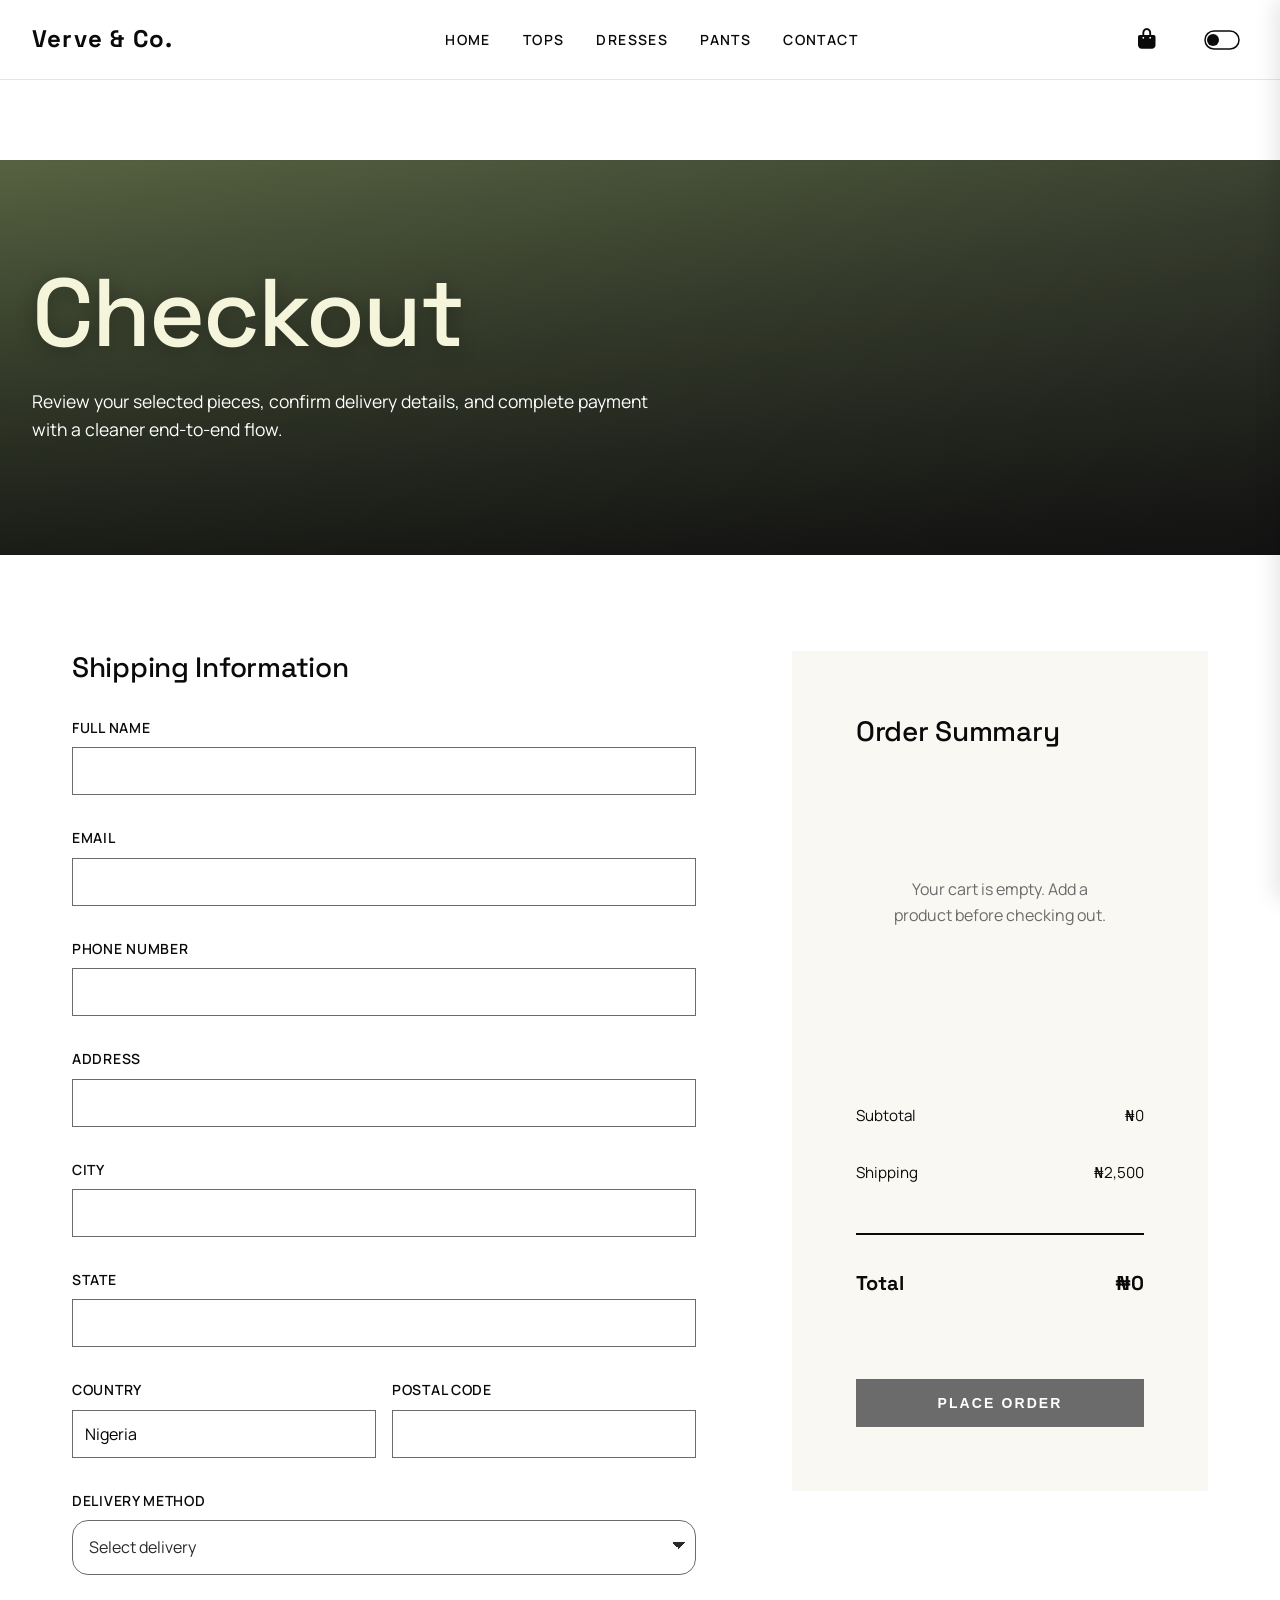
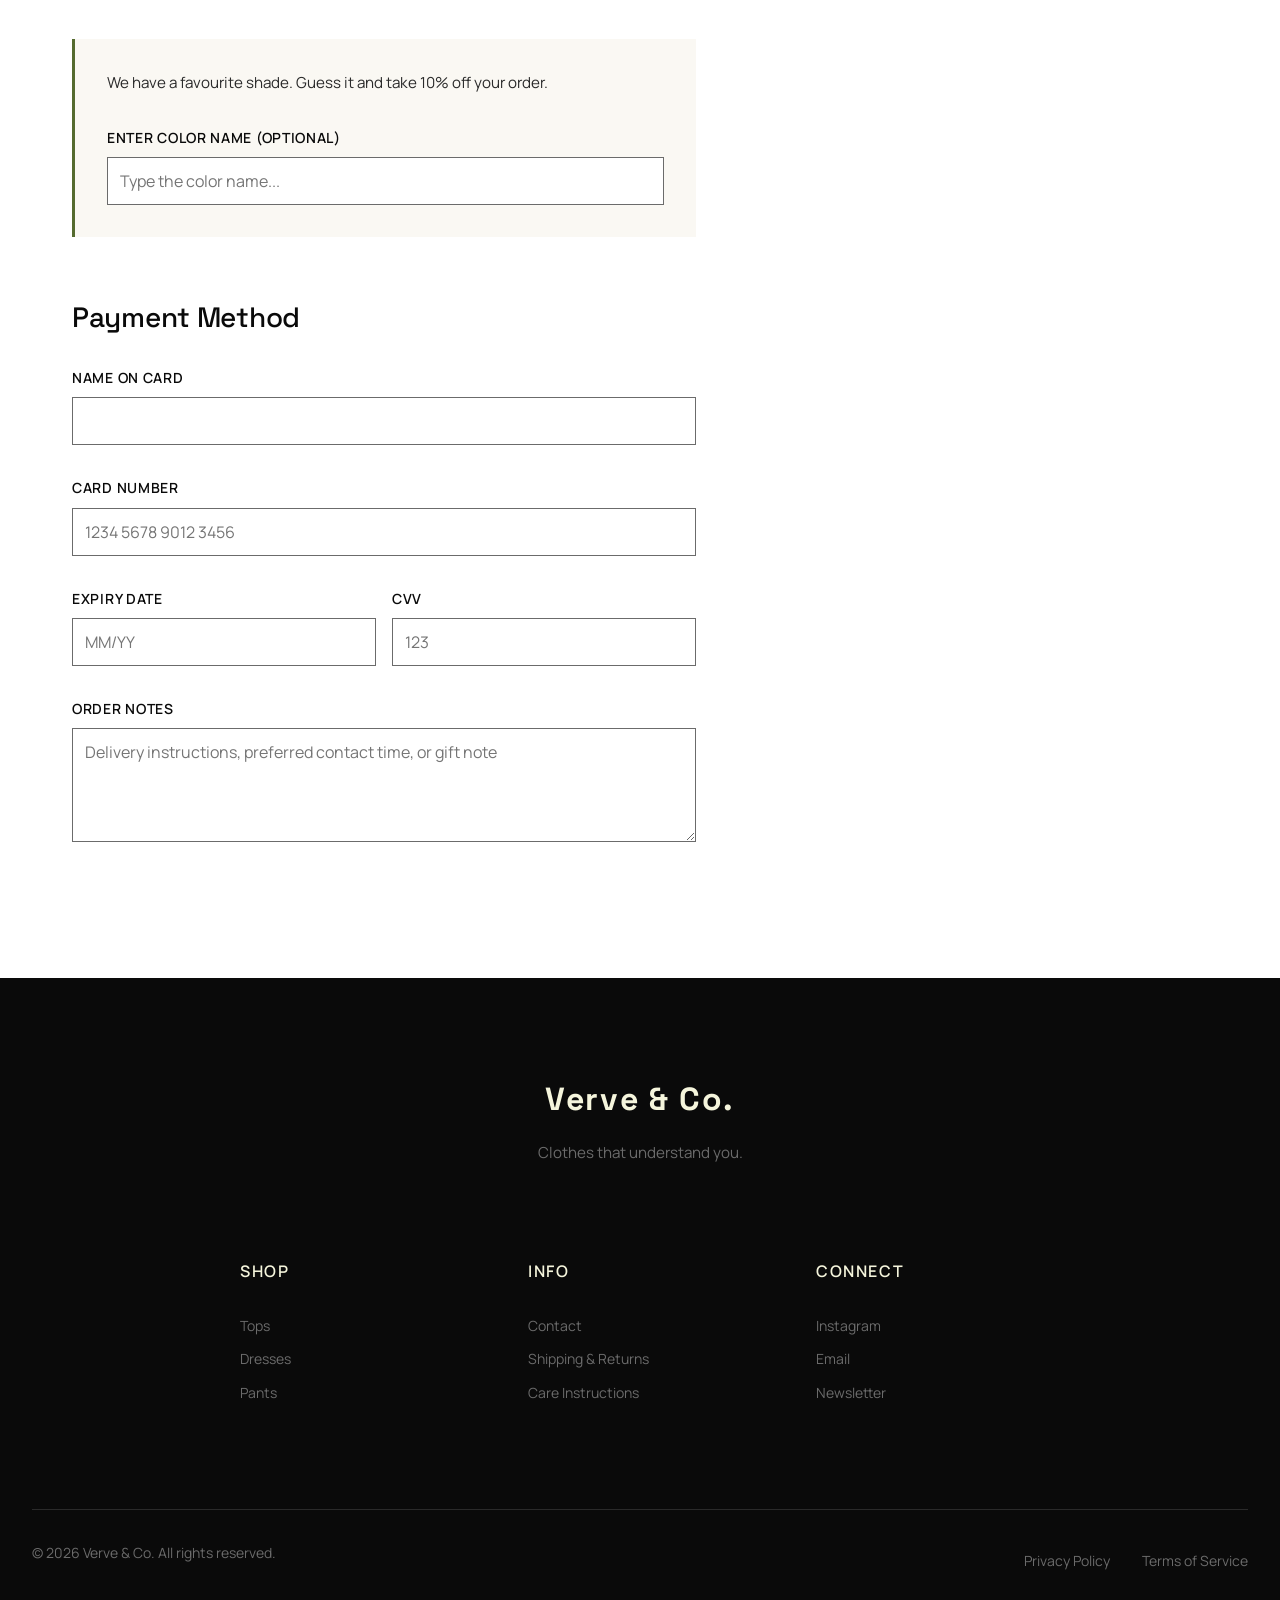
<file: pages/checkout.html>
<!DOCTYPE html>
<html lang="en">
<head>
  <meta charset="UTF-8">
  <meta name="viewport" content="width=device-width, initial-scale=1.0">
  <title>Checkout | Verve & Co.</title>
  <link rel="icon" type="image/svg+xml" href="../favicon.svg">
  <link rel="preconnect" href="https://fonts.googleapis.com">
  <link rel="preconnect" href="https://fonts.gstatic.com" crossorigin>
  <link href="https://fonts.googleapis.com/css2?family=Space+Grotesk:wght@400;500;600;700&family=Manrope:wght@400;500;600;700;800&display=swap" rel="stylesheet">
  <link rel="stylesheet" href="https://cdnjs.cloudflare.com/ajax/libs/font-awesome/6.5.1/css/all.min.css">
  <link rel="stylesheet" href="../css/style.css">
</head>

<body data-page="checkout">
  <header>
    <a href="../index.html" class="logo">Verve & Co.</a>
    <nav>
      <ul>
        <li><a href="../index.html">Home</a></li>
        <li><a href="tops.html">Tops</a></li>
        <li><a href="dresses.html">Dresses</a></li>
        <li><a href="pants.html">Pants</a></li>
        <li><a href="contact.html">Contact</a></li>
      </ul>
    </nav>
    <button class="cart-toggle" aria-label="Open cart">
      <i class="fas fa-shopping-bag"></i>
      <span class="cart-count" style="display: none;">0</span>
    </button>
  </header>

  <main>
    <section class="subpage-hero">
      <div class="subpage-hero-copy">
        <h1>Checkout</h1>
        <p>Review your selected pieces, confirm delivery details, and complete payment with a cleaner end-to-end flow.</p>
      </div>
    </section>

    <section class="checkout-section">
      <div class="checkout-content">
        <div class="checkout-form-section">
          <h2>Shipping Information</h2>
          
          <form class="checkout-form" id="checkoutForm">
            <div class="form-group">
              <label for="fullName">Full Name</label>
              <input type="text" id="fullName" name="fullName" required>
            </div>

            <div class="form-group">
              <label for="email">Email</label>
              <input type="email" id="email" name="email" required>
            </div>

            <div class="form-group">
              <label for="phone">Phone Number</label>
              <input type="tel" id="phone" name="phone" required>
            </div>

            <div class="form-group">
              <label for="address">Address</label>
              <input type="text" id="address" name="address" required>
            </div>

            <div class="form-group">
              <label for="city">City</label>
              <input type="text" id="city" name="city" required>
            </div>

            <div class="form-group">
              <label for="state">State</label>
              <input type="text" id="state" name="state" required>
            </div>

            <div style="display: grid; grid-template-columns: 1fr 1fr; gap: 1rem;">
              <div class="form-group">
                <label for="country">Country</label>
                <input type="text" id="country" name="country" value="Nigeria" required>
              </div>

              <div class="form-group">
                <label for="postalCode">Postal Code</label>
                <input type="text" id="postalCode" name="postalCode" required>
              </div>
            </div>

            <div class="form-group">
              <label for="deliveryMethod">Delivery Method</label>
              <select id="deliveryMethod" name="deliveryMethod" class="size-select" required>
                <option value="">Select delivery</option>
                <option value="standard">Standard Delivery</option>
                <option value="express">Express Delivery</option>
                <option value="pickup">Store Pickup</option>
              </select>
            </div>

            <div class="color-hint-section">
              <p>We have a favourite shade. Guess it and take 10% off your order.</p>
              <div class="form-group" style="margin: 0;">
                <label for="colorGuess">Enter Color Name (Optional)</label>
                <input type="text" id="colorGuess" name="colorGuess" placeholder="Type the color name...">
              </div>
            </div>

            <h2 style="margin-top: 2rem;">Payment Method</h2>
            
            <div class="form-group">
              <label for="cardName">Name on Card</label>
              <input type="text" id="cardName" name="cardName" required>
            </div>

            <div class="form-group">
              <label for="cardNumber">Card Number</label>
              <input type="text" id="cardNumber" name="cardNumber" placeholder="1234 5678 9012 3456" required>
            </div>

            <div style="display: grid; grid-template-columns: 1fr 1fr; gap: 1rem;">
              <div class="form-group">
                <label for="expiryDate">Expiry Date</label>
                <input type="text" id="expiryDate" name="expiryDate" placeholder="MM/YY" required>
              </div>

              <div class="form-group">
                <label for="cvv">CVV</label>
                <input type="text" id="cvv" name="cvv" placeholder="123" required>
              </div>
            </div>

            <div class="form-group">
              <label for="orderNotes">Order Notes</label>
              <textarea id="orderNotes" name="orderNotes" rows="4" placeholder="Delivery instructions, preferred contact time, or gift note"></textarea>
            </div>
          </form>
        </div>

        <div class="checkout-summary">
          <h2>Order Summary</h2>
          
          <div class="order-items" id="orderItems">
            <!-- Cart items will be inserted here by JavaScript -->
          </div>

          <div class="order-totals">
            <div class="order-total-row">
              <span>Subtotal</span>
              <span id="subtotalAmount">₦0</span>
            </div>
            
            <div class="order-total-row discount hidden" id="discountRow">
              <span>Discount (10%)</span>
              <span id="discountAmount">-₦0</span>
            </div>
            
            <div class="order-total-row">
              <span>Shipping</span>
              <span>₦2,500</span>
            </div>
            
            <div class="order-total-row final">
              <span>Total</span>
              <span id="totalAmount">₦2,500</span>
            </div>
          </div>

          <button type="submit" form="checkoutForm" class="place-order-btn">Place Order</button>
        </div>
      </div>
    </section>
  </main>

  <footer>
    <div class="footer-brand">
      <span class="footer-logo">Verve & Co.</span>
      <p class="footer-tagline">Clothes that understand you.</p>
    </div>
    
    <nav class="footer-nav">
      <div class="footer-section">
        <h4>Shop</h4>
        <ul>
          <li><a href="tops.html">Tops</a></li>
          <li><a href="dresses.html">Dresses</a></li>
          <li><a href="pants.html">Pants</a></li>
        </ul>
      </div>
      
      <div class="footer-section">
        <h4>Info</h4>
        <ul>
          <li><a href="contact.html">Contact</a></li>
          <li><a href="#">Shipping & Returns</a></li>
          <li><a href="#">Care Instructions</a></li>
        </ul>
      </div>
      
      <div class="footer-section">
        <h4>Connect</h4>
        <ul>
          <li><a href="#">Instagram</a></li>
          <li><a href="#">Email</a></li>
          <li><a href="#">Newsletter</a></li>
        </ul>
      </div>
    </nav>
    
    <div class="footer-legal">
      <p>&copy; 2026 Verve & Co. All rights reserved.</p>
      <div class="legal-links">
        <a href="#">Privacy Policy</a>
        <a href="#">Terms of Service</a>
      </div>
    </div>
  </footer>

  <script src="../js/script.js"></script>
</body>
</html>
</file>
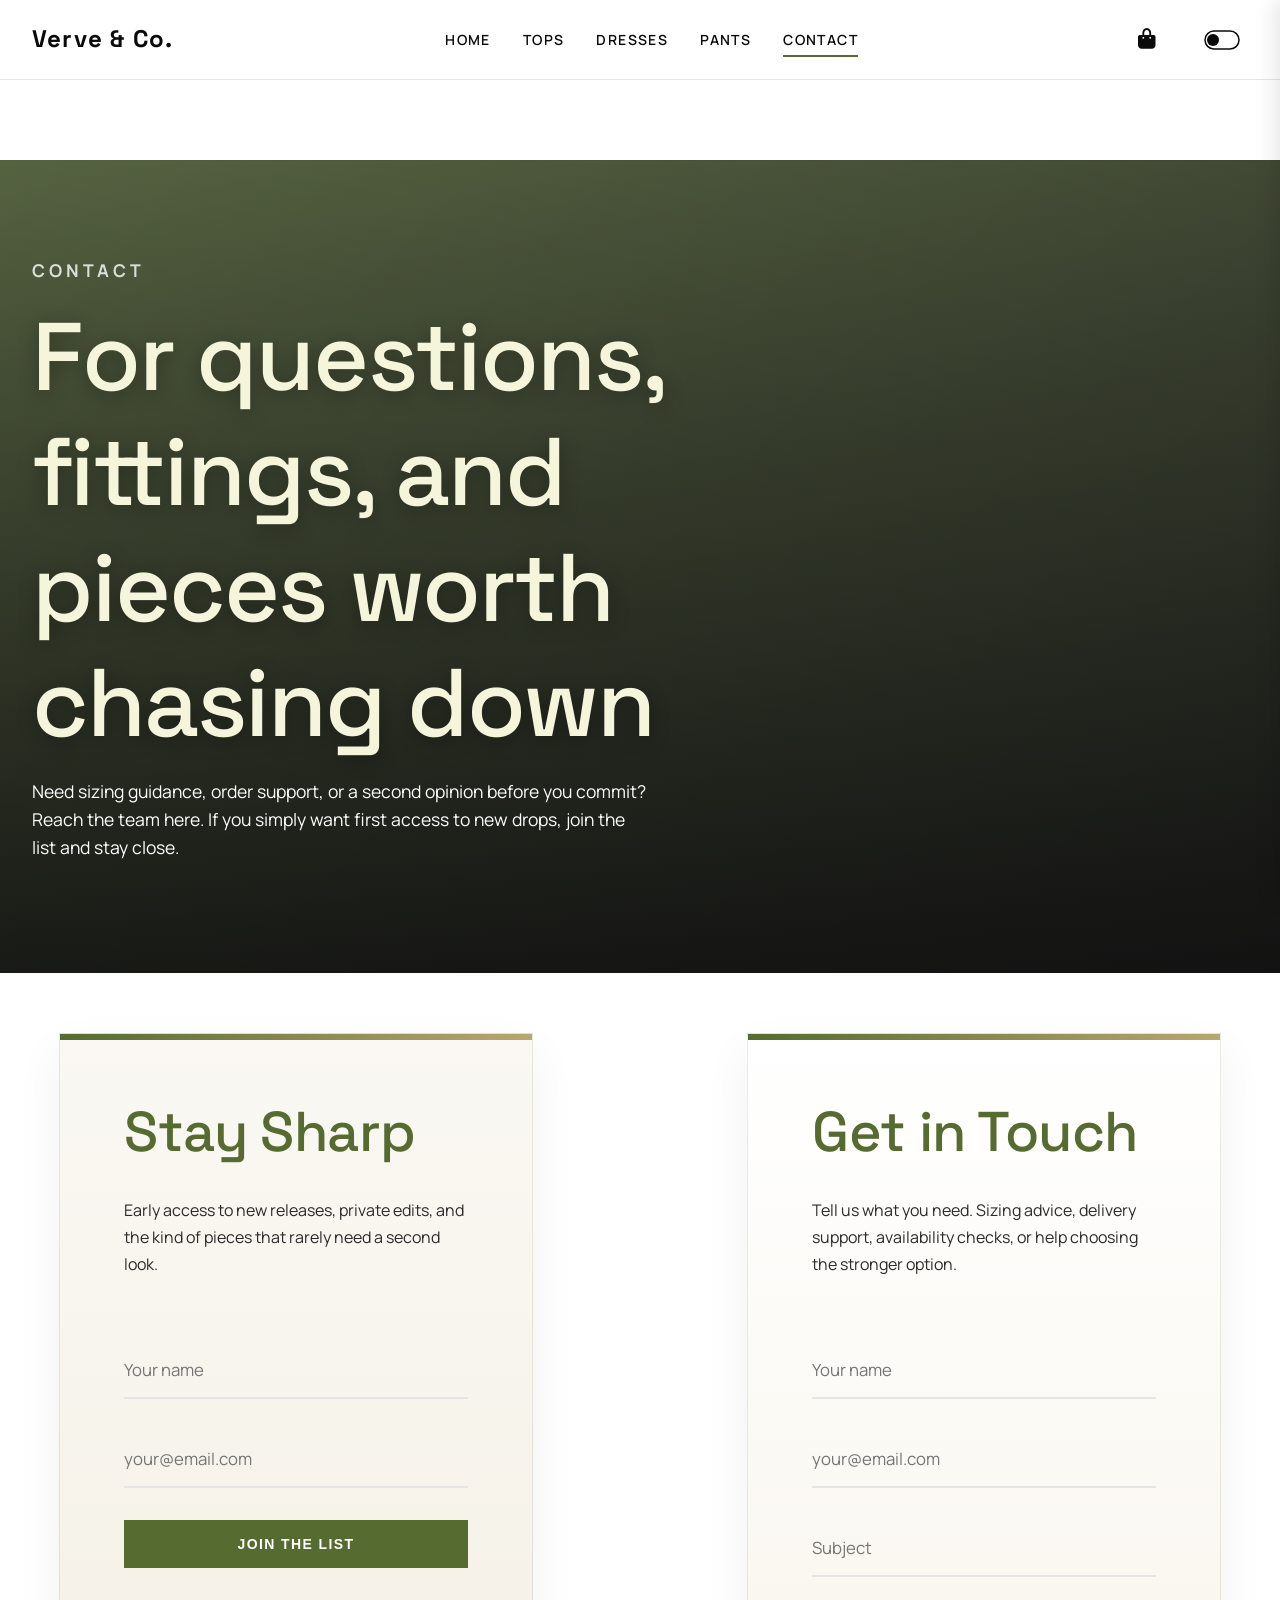
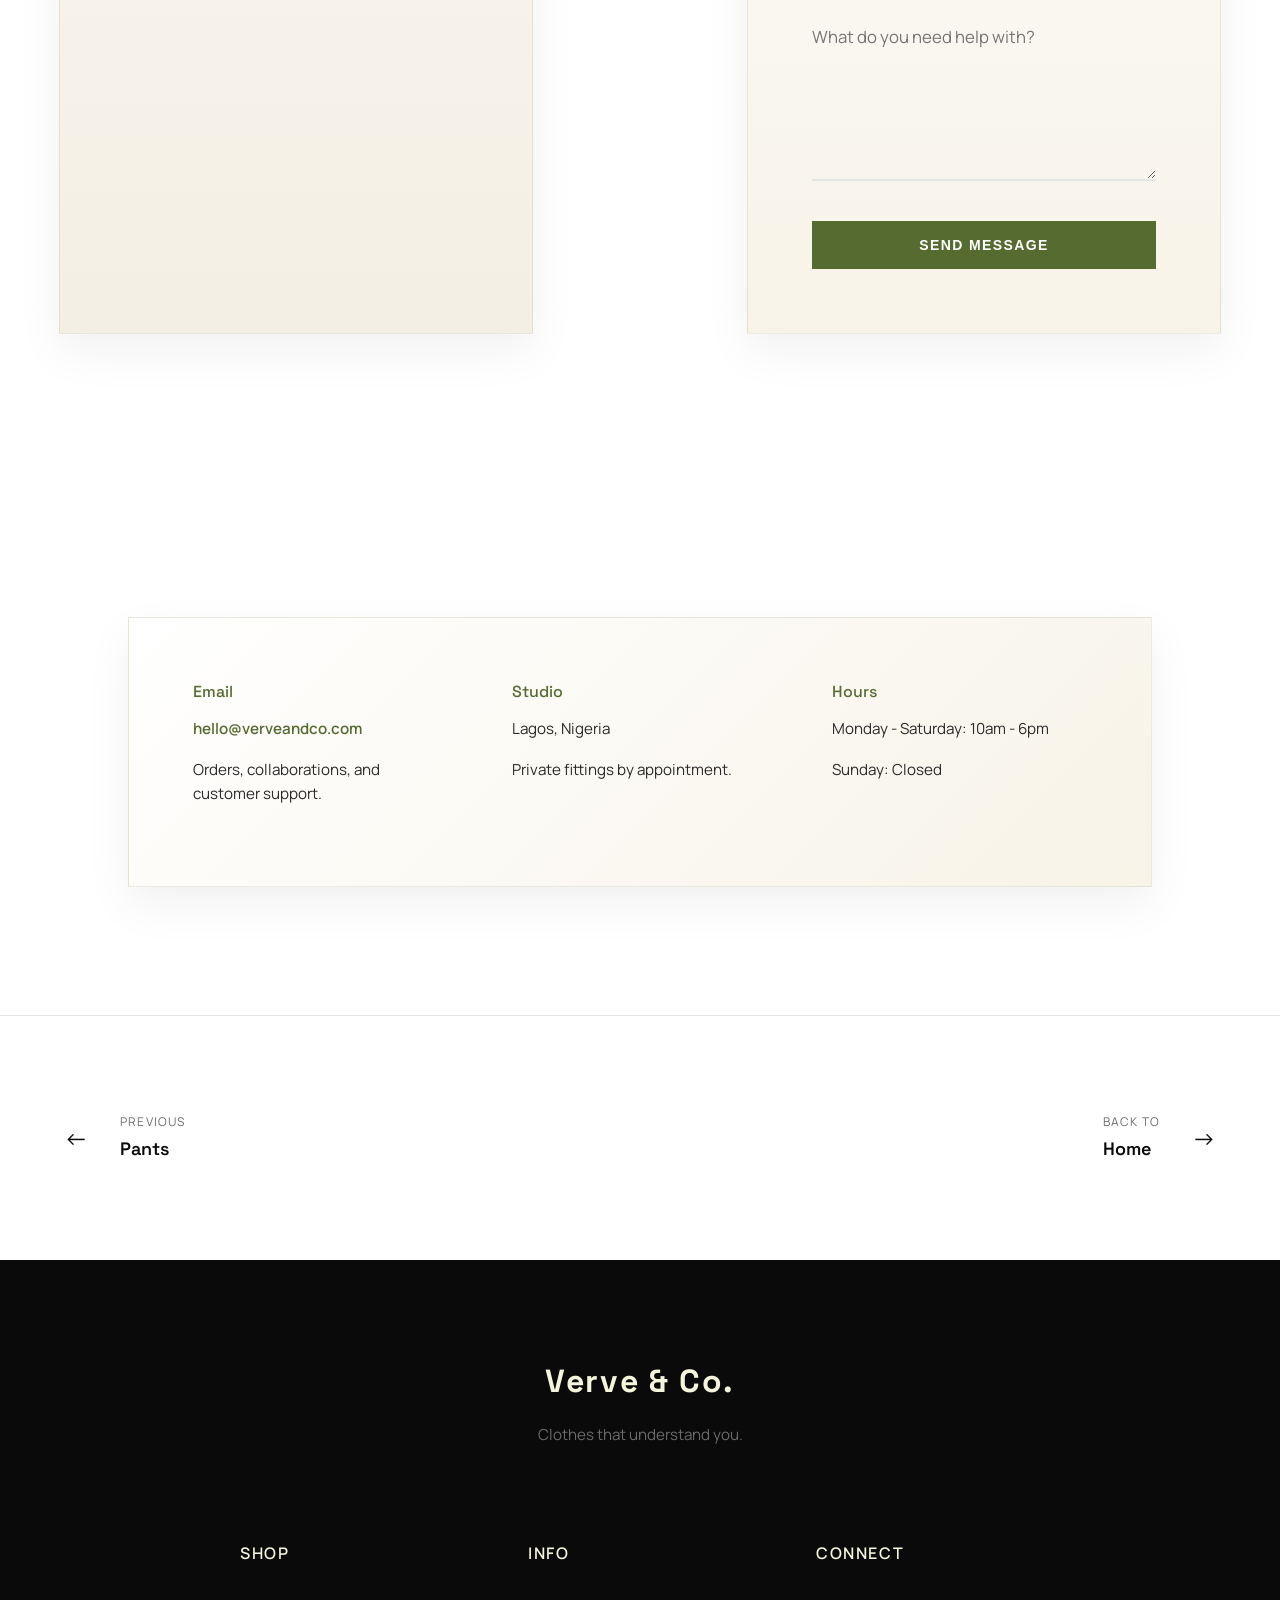
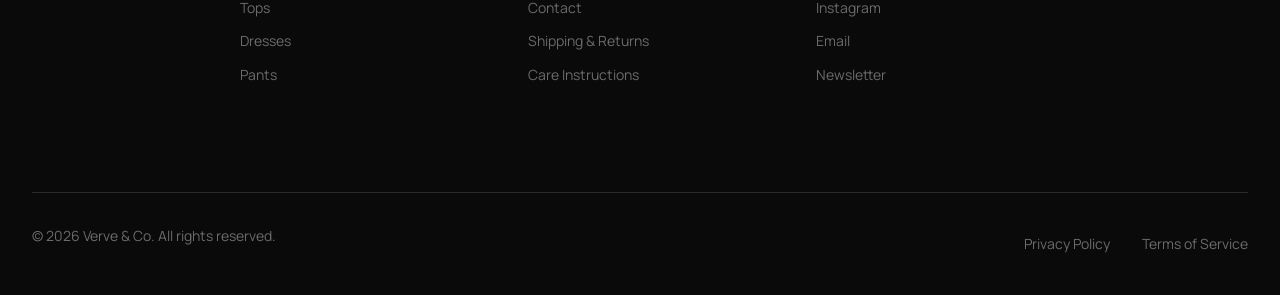
<file: pages/contact.html>
<!DOCTYPE html>
<html lang="en">
<head>
  <meta charset="UTF-8">
  <meta name="viewport" content="width=device-width, initial-scale=1.0">
  <title>Contact | Verve & Co.</title>
  <meta name="description" content="Get in touch with Verve & Co. Our team is here to assist you with styling, orders, and more.">
  <link rel="icon" type="image/svg+xml" href="../favicon.svg">
  <link rel="preconnect" href="https://fonts.googleapis.com">
  <link rel="preconnect" href="https://fonts.gstatic.com" crossorigin>
  <link href="https://fonts.googleapis.com/css2?family=Space+Grotesk:wght@400;500;600;700&family=Manrope:wght@400;500;600;700;800&display=swap" rel="stylesheet">
  <link rel="stylesheet" href="https://cdnjs.cloudflare.com/ajax/libs/font-awesome/6.5.1/css/all.min.css">
  <link rel="stylesheet" href="../css/style.css">
</head>
<body data-page="contact">
  <header>
    <a href="../index.html" class="logo">Verve & Co.</a>
    <nav>
      <ul>
        <li><a href="../index.html">Home</a></li>
        <li><a href="tops.html">Tops</a></li>
        <li><a href="dresses.html">Dresses</a></li>
        <li><a href="pants.html">Pants</a></li>
        <li><a href="contact.html" class="active">Contact</a></li>
      </ul>
    </nav>
    <button class="cart-toggle" aria-label="Open cart">
      <i class="fas fa-shopping-bag"></i>
      <span class="cart-count" style="display: none;">0</span>
    </button>
  </header>

  <main>
    <section class="subpage-hero">
      <div class="subpage-hero-copy">
        <p class="contact-kicker">Contact</p>
        <h1>For questions, fittings, and pieces worth chasing down</h1>
        <p>Need sizing guidance, order support, or a second opinion before you commit? Reach the team here. If you simply want first access to new drops, join the list and stay close.</p>
      </div>
    </section>

      <div class="contact-content">
        <div class="newsletter-section">
          <h2>Stay Sharp</h2>
          <p>Early access to new releases, private edits, and the kind of pieces that rarely need a second look.</p>

          <form class="newsletter-form">
            <input type="text" placeholder="Your name" required>
            <input type="email" placeholder="your@email.com" required>
            <button type="submit">Join the List</button>
          </form>
        </div>

        <div class="contact-form-section">
          <h2>Get in Touch</h2>
          <p>Tell us what you need. Sizing advice, delivery support, availability checks, or help choosing the stronger option.</p>

          <form class="contact-form">
            <div class="form-group">
              <input type="text" placeholder="Your name" required>
            </div>

            <div class="form-group">
              <input type="email" placeholder="your@email.com" required>
            </div>

            <div class="form-group">
              <input type="text" placeholder="Subject" required>
            </div>

            <div class="form-group">
              <textarea placeholder="What do you need help with?" rows="6" required></textarea>
            </div>

            <button type="submit">Send Message</button>
          </form>
        </div>

        <div class="contact-info">
          <div class="info-item">
            <h3>Email</h3>
            <p><a href="mailto:hello@verveandco.com">hello@verveandco.com</a></p>
            <p>Orders, collaborations, and customer support.</p>
          </div>

          <div class="info-item">
            <h3>Studio</h3>
            <p>Lagos, Nigeria</p>
            <p>Private fittings by appointment.</p>
          </div>

          <div class="info-item">
            <h3>Hours</h3>
            <p>Monday - Saturday: 10am - 6pm</p>
            <p>Sunday: Closed</p>
          </div>
        </div>
      </div>
    </section>

    <div class="page-navigation">
      <a href="pants.html" class="prev-page">
        <span class="page-nav-arrow">&larr;</span>
        <div class="page-nav-content">
          <span class="page-nav-label">Previous</span>
          <span class="page-nav-title">Pants</span>
        </div>
      </a>
      <a href="../index.html" class="next-page">
        <div class="page-nav-content">
          <span class="page-nav-label">Back to</span>
          <span class="page-nav-title">Home</span>
        </div>
        <span class="page-nav-arrow">&rarr;</span>
      </a>
    </div>
  </main>

  <footer>
    <div class="footer-brand">
      <span class="footer-logo">Verve & Co.</span>
      <p class="footer-tagline">Clothes that understand you.</p>
    </div>

    <nav class="footer-nav">
      <div class="footer-section">
        <h4>Shop</h4>
        <ul>
          <li><a href="tops.html">Tops</a></li>
          <li><a href="dresses.html">Dresses</a></li>
          <li><a href="pants.html">Pants</a></li>
        </ul>
      </div>

      <div class="footer-section">
        <h4>Info</h4>
        <ul>
          <li><a href="contact.html">Contact</a></li>
          <li><a href="#">Shipping &amp; Returns</a></li>
          <li><a href="#">Care Instructions</a></li>
        </ul>
      </div>

      <div class="footer-section">
        <h4>Connect</h4>
        <ul>
          <li><a href="#">Instagram</a></li>
          <li><a href="#">Email</a></li>
          <li><a href="#">Newsletter</a></li>
        </ul>
      </div>
    </nav>

    <div class="footer-legal">
      <p>&copy; 2026 Verve & Co. All rights reserved.</p>
      <div class="legal-links">
        <a href="#">Privacy Policy</a>
        <a href="#">Terms of Service</a>
      </div>
    </div>
  </footer>

  <script src="../js/script.js"></script>
</body>
</html>
</file>
<file: css/style.css>
* {
  margin: 0;
  padding: 0;
  box-sizing: border-box;
}

:root {
  --olive: #556B2F;
  --olive-dark: #3E4F23;
  --olive-light: #6B8E3D;
  --khaki: #F5F5DC;
  --dark-khaki: #FFFFF0;
  --cream: #FAF8F3;
  --black: #0A0A0A;
  --grey-dark: #2A2A2A;
  --grey-mid: #6B6B6B;
  --grey-light: #E5E5E5;
  --white: #FFFFFF;
  
  --font-heading: 'Space Grotesk', sans-serif;
  --font-body: 'Manrope', sans-serif;
  
  --space-xs: 0.5rem;
  --space-sm: 1rem;
  --space-md: 2rem;
  --space-lg: 4rem;
  --space-xl: 6rem;
  --space-xxl: 8rem;
  
  --max-width: 1400px;
  --header-height: 80px;
  
  --transition-fast: 0.2s ease;
  --transition-medium: 0.4s ease;
  --transition-slow: 0.6s ease;
}

[data-theme="dark"] {
  --theme-bg: #121212;
  --theme-text: #EAEAEA;
  --theme-panel: #1A1A1A;
  --theme-border: #333333;
  --theme-muted: #A0A0A0;
  
  --cream: #1A1A1A;
  
  --grey-light: #2A2A2A;
  --grey-mid: #888888;
  --grey-dark: #DDDDDD;
  
  --olive: #8CA35A;
  --olive-dark: #A5C075;
  --olive-light: #556B2F;
}

.skip-link {
  position: absolute;
  top: -40px;
  left: 6px;
  background: var(--black);
  color: var(--white);
  padding: 8px;
  text-decoration: none;
  z-index: 10000;
  transition: top var(--transition-fast);
}

.skip-link:focus {
  top: 6px;
}

.btn-primary {
  padding: 1rem 2rem;
  background-color: var(--olive);
  color: var(--white);
  border: none;
  font-weight: 700;
  text-transform: uppercase;
  letter-spacing: 0.1em;
  cursor: pointer;
  transition: all var(--transition-medium);
  border-radius: 4px;
}

.btn-primary:hover {
  background-color: var(--olive-dark);
}

.btn-primary:disabled {
  background-color: var(--grey-mid);
  cursor: not-allowed;
  opacity: 0.6;
}

.btn-secondary {
  padding: 1rem 2rem;
  background-color: transparent;
  color: var(--white);
  border: 1px solid rgba(255, 255, 255, 0.55);
  font-weight: 700;
  text-transform: uppercase;
  letter-spacing: 0.12em;
  cursor: pointer;
  transition: all var(--transition-medium);
  border-radius: 4px;
}

.btn-secondary:hover {
  background-color: var(--white);
  color: var(--black);
}

html {
  font-size: 16px;
  scroll-behavior: smooth;
}

body {
  font-family: var(--font-body);
  font-size: 1rem;
  line-height: 1.6;
  color: var(--black);
  background-color: var(--white);
  -webkit-font-smoothing: antialiased;
  -moz-osx-font-smoothing: grayscale;
  opacity: 1;
  transition: opacity var(--transition-medium), background-color var(--transition-medium), color var(--transition-medium);
}

body.page-transitioning {
  opacity: 0;
}

body.modal-open,
body.cart-open {
  overflow: hidden;
}

h1, h2, h3, h4, h5, h6 {
  font-family: var(--font-heading);
  font-weight: 500;
  line-height: 1.2;
  margin-bottom: var(--space-sm);
}

h1 {
  font-size: clamp(3rem, 8vw, 6rem);
  letter-spacing: -0.02em;
}

h2 {
  font-size: clamp(2rem, 5vw, 3.5rem);
  letter-spacing: -0.01em;
}

h3 {
  font-size: clamp(1.5rem, 3vw, 2rem);
}

h4 {
  font-size: 1.25rem;
  font-family: var(--font-body);
  font-weight: 600;
  text-transform: uppercase;
  letter-spacing: 0.1em;
}

p {
  margin-bottom: var(--space-sm);
}

a {
  color: inherit;
  text-decoration: none;
  transition: color var(--transition-fast);
}

header {
  position: relative;

  right: 0;
  height: var(--header-height);
  background-color: var(--white);
  border-bottom: 1px solid var(--grey-light);
  z-index: 100;
  display: flex;
  align-items: center;
  justify-content: space-between;
  gap: var(--space-md);
  padding: 0 var(--space-md);
  transition: height var(--transition-medium), background-color var(--transition-medium), backdrop-filter var(--transition-medium), box-shadow var(--transition-medium);
}


.mobile-menu-toggle {
  display: none;
}

.logo {
  font-family: var(--font-heading);
  font-size: 1.5rem;
  font-weight: 700;
  letter-spacing: 0.05em;
  flex-shrink: 0;
}

.logo:hover {
  color: var(--olive);
}

header nav ul {
  display: flex;
  gap: var(--space-md);
  list-style: none;
}

.header-actions {
  flex-shrink: 0;
}

header nav a {
  font-size: 0.875rem;
  text-transform: uppercase;
  letter-spacing: 0.1em;
  font-weight: 600;
  position: relative;
  padding: var(--space-xs) 0;
}

header nav a::after {
  content: '';
  position: absolute;
  bottom: 0;
  left: 0;
  width: 0;
  height: 2px;
  background-color: var(--olive);
  transition: width var(--transition-medium);
}

header nav a:hover::after,
header nav a.active::after {
  width: 100%;
}

.cart-toggle {
  position: relative;
  cursor: pointer;
  background: none;
  border: none;
  font-size: 1.25rem;
  padding: var(--space-xs);
  transition: color var(--transition-fast);
  color: inherit;
}

.cart-toggle:hover {
  color: var(--olive);
}

.cart-count {
  position: absolute;
  top: -5px;
  right: -5px;
  background-color: var(--olive);
  color: var(--white);
  font-size: 0.75rem;
  font-weight: 600;
  width: 20px;
  height: 20px;
  border-radius: 50%;
  display: flex;
  align-items: center;
  justify-content: center;
}

.theme-toggle {
  background: none;
  border: none;
  cursor: pointer;
  color: inherit;
  font-size: 1.1rem;
  padding: var(--space-xs);
  transition: color var(--transition-fast);
  margin-left: var(--space-sm);
  display: flex;
  align-items: center;
}

.theme-toggle:hover {
  color: var(--olive);
}

main {
  margin-top: var(--header-height);
  min-height: calc(100vh - var(--header-height));
}

#hero {
  min-height: calc(100vh - var(--header-height));
  display: grid;
  align-items: stretch;
  padding: var(--space-xl) var(--space-md) var(--space-md);
  background: linear-gradient(90deg, #ffffff 0%, #ffffff 58%, var(--khaki) 58%, var(--khaki) 100%);
  position: relative;
  overflow: hidden;
}

#hero::before {
  content: '';
  position: absolute;
  inset: var(--space-md);
  border: 1px solid rgba(10, 10, 10, 0.08);
  pointer-events: none;
}

.hero-grid {
  width: min(100%, var(--max-width));
  margin: 0 auto;
  position: relative;
  z-index: 1;
  display: grid;
  grid-template-columns: minmax(0, 0.95fr) minmax(360px, 1.05fr);
  grid-template-rows: 1fr auto;
  gap: var(--space-lg);
  min-height: calc(100vh - var(--header-height) - 7rem);
}

.hero-text {
  align-self: center;
  max-width: 820px;
  color: #0A0A0A;
}

@keyframes fadeUpHero {
  from {
    opacity: 0;
    transform: translateY(40px);
  }
  to {
    opacity: 1;
    transform: translateY(0);
  }
}

.hero-text h1 {
  max-width: 760px;
  margin-bottom: var(--space-md);
  font-size: 5.8rem;
  font-weight: 800;
  line-height: 0.95;
  color: #0A0A0A;
  letter-spacing: 0;
}

.hero-deck {
  max-width: 660px;
  font-size: 1.25rem;
  line-height: 1.6;
  margin-bottom: var(--space-lg);
  color: #2A2A2A;
}

.hero-actions {
  display: flex;
  gap: var(--space-sm);
  flex-wrap: wrap;
  margin-top: var(--space-md);
}

.hero-secondary-link {
  display: inline-flex;
  align-items: center;
  justify-content: center;
  padding: 1rem 1.6rem;
  border: 1px solid #0A0A0A;
  color: #0A0A0A;
  text-transform: uppercase;
  letter-spacing: 0.08em;
  font-size: 0.82rem;
  font-weight: 800;
  background: transparent;
}

.hero-secondary-link:hover {
  background: #0A0A0A;
  color: #FFFFFF;
}

.hero-visual {
  position: relative;
  align-self: center;
  min-height: 620px;
}

.hero-image {
  position: absolute;
  margin: 0;
  overflow: hidden;
  background: var(--white);
}

.hero-image img {
  width: 100%;
  height: 100%;
  object-fit: cover;
  object-position: center top;
  display: block;
}

.hero-image-main {
  inset: 0 8% 5% 0;
  border: 1px solid #0A0A0A;
 box-shadow: 14px 14px 0 var(--olive-light);
}

.hero-image-accent {
  right: 0;
  bottom: 0;
  width: min(44%, 260px);
  aspect-ratio: 3 / 4;
 border: 8px solid #eef1ea;
  box-shadow: 0 0 0 1px var(--black);
}

.hero-issue-tag {
  position: absolute;
  top: 1rem;
  right: 1rem;
  z-index: 2;
  margin: 0;
  font-family: var(--font-heading);
  font-size: 0.82rem;
  font-weight: 800;
  line-height: 1;
  color: #FFFFFF;
  background: #0A0A0A;
  padding: 0.8rem 1rem;
  text-transform: uppercase;
  letter-spacing: 0.12em;
}

.hero-proof {
  grid-column: 1 / -1;
  display: grid;
  grid-template-columns: repeat(3, minmax(0, 1fr));
  gap: 0;
  margin-top: 0;
  border-top: 1px solid var(--black);
  border-bottom: 1px solid var(--black);
  background: rgba(255, 255, 255, 0.45);
}

.hero-proof-item {
  padding: var(--space-sm) var(--space-md);
  border-right: 1px solid #0A0A0A;
}

.hero-proof-item:last-child {
  border-right: none;
}

.hero-proof-item strong {
  display: block;
  font-family: var(--font-heading);
  font-size: 1.45rem;
  color: #0A0A0A;
  text-transform: uppercase;
}

.hero-proof-item span {
  font-size: 0.92rem;
  color: #2A2A2A;
}

.hero-cta {
  display: inline-block;
  padding: 1rem 2.1rem;
  background-color: #0A0A0A;
  color: #FFFFFF;
  font-weight: 800;
  text-transform: uppercase;
  letter-spacing: 0.08em;
  font-size: 0.875rem;
  border: 1px solid #0A0A0A;
  transition: all var(--transition-medium);
  position: relative;
  overflow: hidden;
}

.hero-cta::before {
  content: none;
}

.hero-cta:hover {
  background: var(--white);
  color: #0A0A0A;
}

.categories-preview {
  display: grid;
  grid-template-columns: repeat(3, 1fr);
  gap: var(--space-md);
  padding: var(--space-xl) var(--space-md);
  max-width: var(--max-width);
  margin: 0 auto;
}

.home-story,
.home-signature,
.home-editorial {
  max-width: var(--max-width);
  margin: 4rem auto;
  padding: 0 var(--space-md) var(--space-xl);
}

.section-heading {
  max-width: 720px;
  margin-bottom: var(--space-lg);
}

.section-heading p {
  color: var(--grey-mid);
  font-size: 1.05rem;
}

.category-card {
  position: relative;
  overflow: hidden;
  aspect-ratio: 3/4;
  background-color: var(--grey-light);
  display: block;
}

.category-card img {
  width: 100%;
  height: 100%;
  object-fit: cover;
  object-position: center top;
  transition: transform var(--transition-slow);
}

.category-card:hover img {
  transform: scale(1.05);
}

.category-info {
  position: absolute;
  bottom: 0;
  left: 0;
  right: 0;
  background: linear-gradient(to top, rgba(0,0,0,0.9), transparent);
  padding: var(--space-lg);
  color: var(--white);
  transform: translateY(60%);
  transition: transform var(--transition-medium);
}

.category-card:hover .category-info {
  transform: translateY(0);
}

.category-info h3 {
  color: var(--khaki);
  margin-bottom: var(--space-sm);
}

.category-info p {
  font-size: 0.875rem;
  line-height: 1.6;
  margin-bottom: var(--space-md);
  opacity: 0.9;
}

.category-info a,
.category-info span {
  display: inline-block;
  padding: 0.5rem 1.5rem;
  border: 1px solid var(--white);
  font-size: 0.75rem;
  text-transform: uppercase;
  letter-spacing: 0.1em;
  font-weight: 600;
  transition: all var(--transition-fast);
  width: fit-content;
}

.category-card:hover .category-info span,
.category-info a:hover {
  background-color: var(--white);
  color: var(--black);
}

.category-hero {
  padding: var(--space-xl) var(--space-md);
  background-size: cover;
  background-position: center;
  background-attachment: fixed;
  position: relative;
  min-height: 60vh;
  display: flex;
  align-items: center;
  justify-content: center;
}

.category-hero::before {
  content: '';
  position: absolute;
  top: 0;
  left: 0;
  right: 0;
  bottom: 0;
  z-index: 1;
}

.category-intro {
  max-width: 900px;
  text-align: center;
  position: relative;
  z-index: 2;
  color: var(--white);
  animation: fadeUpHero 1s cubic-bezier(0.16, 1, 0.3, 1) forwards;
}

.category-intro h1 {
  color: var(--khaki);
  margin-bottom: var(--space-md);
  font-weight: 700;
  text-shadow: 0 4px 20px rgba(0,0,0,0.3);
}

.category-intro p {
  font-size: 1.125rem;
  line-height: 1.8;
  color: rgba(255, 255, 255, 0.95);
}

.product-filters {
  padding: 0 var(--space-md);
  max-width: var(--max-width);
  margin: var(--space-lg) auto 0;
}

.filters-toggle {
  width: 100%;
  display: flex;
  align-items: center;
  justify-content: space-between;
  padding: 1rem 1.25rem;
  border: 1px solid var(--grey-light);
  background: var(--white);
  font-weight: 700;
  letter-spacing: 0.08em;
  text-transform: uppercase;
  cursor: pointer;
}

.filters-panel {
  display: none;
  grid-template-columns: repeat(auto-fit, minmax(190px, 1fr));
  gap: var(--space-md);
  padding: var(--space-md) 1.25rem 1.25rem;
  background: var(--cream);
  border: 1px solid var(--grey-light);
  border-top: none;
}

.product-filters.open .filters-panel {
  display: grid;
}

.filter-select-wrap {
  display: flex;
  flex-direction: column;
  gap: 0.45rem;
}

.filter-group-title {
  margin: 0;
  font-size: 0.78rem;
  letter-spacing: 0.16em;
  text-transform: uppercase;
  color: var(--grey-mid);
}

.filter-select {
  width: 100%;
}

.filter-btn {
  padding: 0.85rem 1.25rem;
  border: 1px solid var(--black);
  background: var(--black);
  color: var(--white);
  font-size: 0.875rem;
  font-weight: 600;
  text-transform: uppercase;
  letter-spacing: 0.05em;
  cursor: pointer;
  transition: all var(--transition-fast);
  align-self: end;
}

.filter-btn:hover {
  background-color: var(--olive);
  border-color: var(--olive);
}

.filters-toggle-icon {
  font-size: 1.35rem;
  line-height: 1;
}

.products-grid {
  display: grid;
  grid-template-columns: repeat(auto-fill, minmax(280px, 1fr));
  gap: var(--space-lg);
  padding: var(--space-md) var(--space-md) var(--space-xl);
  max-width: var(--max-width);
  margin: 0 auto;
}

.product-card {
  background-color: var(--white);
  border: 1px solid var(--grey-light);
  transition: all var(--transition-medium);
  opacity: 1;
  transform: translateY(20px);
  display: flex;
  flex-direction: column;
  cursor: pointer;
  will-change: transform;
}

.product-card.fade-in {
  opacity: 1;
  transform: translateY(0);
}

.product-card.is-hidden {
  display: none;
}

.product-card:hover {
  box-shadow: 0 10px 40px rgba(0, 0, 0, 0.1);
  transform: translateY(-5px);
}

.product-image {
  position: relative;
  overflow: hidden;
  aspect-ratio: 3/4;
  background-color: var(--cream);
  flex-shrink: 0;
}

.product-image img {
  width: 100%;
  height: 100%;
  object-fit: cover;
  object-position: center top;
  transition: transform var(--transition-slow);
  opacity: 1;
}

.product-card:hover .product-image img {
  transform: scale(1.05);
}

.product-info {
  padding: var(--space-md);
  display: flex;
  flex-direction: column;
  flex: 1;
}

.product-info h3 {
  font-size: 1.25rem;
  margin-bottom: var(--space-xs);
  font-weight: 600;
}

.product-description {
  font-size: 0.9rem;
  color: var(--grey-mid);
  line-height: 1.6;
  margin-bottom: var(--space-md);
}

.product-price {
  font-size: 1.125rem;
  font-weight: 700;
  font-family: var(--font-heading);
  color: var(--olive);
  margin-bottom: var(--space-md);
}

.add-to-cart {
  width: 100%;
  padding: 0.75rem 1.5rem;
  background-color: var(--black);
  color: var(--white);
  border: none;
  font-weight: 600;
  text-transform: uppercase;
  letter-spacing: 0.1em;
  font-size: 0.875rem;
  cursor: pointer;
  transition: all var(--transition-medium);
  display: flex;
  align-items: center;
  justify-content: center;
  gap: 0.5rem;

  margin-top: auto;
}

.add-to-cart:hover {
  background-color: var(--olive);
}

.product-modal-overlay {
  position: fixed;
  top: 0;
  left: 0;
  right: 0;
  bottom: 0;
  background-color: rgba(0, 0, 0, 0.8);
  z-index: 2000;
  display: flex;
  align-items: center;
  justify-content: center;
  padding: var(--space-md);
}

.product-modal {
  background-color: var(--white);
  max-width: 980px;
  width: 100%;
  max-height: 90vh;
  overflow-y: auto;
  position: relative;
}

.modal-close {
  position: absolute;
  top: var(--space-md);
  right: var(--space-md);
  background: var(--white);
  border: none;
  font-size: 2rem;
  cursor: pointer;
  width: 40px;
  height: 40px;
  display: flex;
  align-items: center;
  justify-content: center;
  z-index: 10;
  color: var(--black);
  transition: all var(--transition-fast);
}

.modal-close:hover {
  background-color: var(--black);
  color: var(--white);
}

.modal-content {
  display: grid;
  grid-template-columns: minmax(320px, 0.92fr) minmax(0, 1fr);
  gap: var(--space-lg);
}

.modal-image {
  background: #f4f0e8;
  min-height: 520px;
  display: flex;
  align-items: center;
  justify-content: center;
  padding: var(--space-md);
}

.modal-image img {
  width: 100%;
  max-height: 520px;
  object-fit: contain;
  object-position: center;
}

.modal-details {
  padding: var(--space-xl) var(--space-md);
  display: flex;
  flex-direction: column;
}

.modal-kicker {
  font-size: 0.8rem;
  font-weight: 700;
  text-transform: uppercase;
  letter-spacing: 0.18em;
  color: var(--olive);
  margin-bottom: var(--space-sm);
}

.modal-description {
  font-size: 1.125rem;
  line-height: 1.6;
  color: var(--grey-dark);
  margin-bottom: var(--space-md);
}

.modal-price {
  font-size: 1.75rem;
  font-weight: 700;
  font-family: var(--font-heading);
  color: var(--olive);
  margin-bottom: var(--space-lg);
}

.modal-form {
  display: flex;
  flex-direction: column;
  gap: var(--space-md);
}

.modal-form .form-group {
  display: flex;
  flex-direction: column;
  gap: var(--space-xs);
}

.modal-form label {
  font-weight: 600;
  text-transform: uppercase;
  letter-spacing: 0.05em;
  font-size: 0.875rem;
}

.field-error {
  color: var(--red);
  font-size: 0.875rem;
  margin-top: 0.5rem;
  min-height: 1.3rem;
}

.field-error-active {
  opacity: 1;
}
select,
.filter-select,
.size-select {
  width: 100%;
  padding: 0.95rem 1rem;
  border: 1px solid var(--grey-mid);
  border-radius: 1rem;
  background: var(--white);
  appearance: none;
  -webkit-appearance: none;
  -moz-appearance: none;
  font-size: 1rem;
  font-family: var(--font-body);
  color: var(--grey-dark);
  cursor: pointer;
  transition: border-color var(--transition-fast), box-shadow var(--transition-fast);
  background-image: linear-gradient(45deg, transparent 50%, var(--grey-dark) 50%), linear-gradient(135deg, var(--grey-dark) 50%, transparent 50%);
  background-position: calc(100% - 1rem) 45%, calc(100% - 0.6rem) 45%;
  background-size: 0.45rem 0.45rem;
  background-repeat: no-repeat;
}

select:focus,
select:focus-visible,
.filter-select:focus,
.filter-select:focus-visible,
.size-select:focus,
.size-select:focus-visible {
  outline: none;
  border-color: var(--olive);
  box-shadow: 0 0 0 3px rgba(118, 146, 63, 0.16);
}

select::-ms-expand,
.filter-select::-ms-expand,
.size-select::-ms-expand {
  display: none;
}

select option,
.filter-select option,
.size-select option {
  color: var(--grey-dark);
  background: var(--white);
}

.quantity-selector {
  display: flex;
  align-items: center;
  gap: var(--space-sm);
}

.order-item-summary {
  display: flex;
  justify-content: space-between;
  gap: var(--space-sm);
  width: 100%;
  margin-bottom: 0.75rem;
}

.order-item-title {
  font-weight: 700;
  color: var(--grey-dark);
}

.order-item-actions {
  display: flex;
  align-items: center;
  gap: 0.5rem;
  flex-wrap: wrap;
}

.order-item-btn,
.order-item-remove {
  min-width: 40px;
  min-height: 40px;
  border: 1px solid var(--grey-mid);
  background: var(--white);
  color: var(--grey-dark);
  border-radius: 0.75rem;
  cursor: pointer;
  transition: background-color var(--transition-fast), border-color var(--transition-fast), color var(--transition-fast);
}

.order-item-btn:hover,
.order-item-remove:hover {
  background: var(--olive);
  color: var(--white);
  border-color: var(--olive);
}

.order-item-qty {
  min-width: 32px;
  text-align: center;
  font-weight: 700;
}

.qty-btn {
  width: 40px;
  height: 40px;
  background-color: var(--grey-light);
  border: none;
  font-size: 1.25rem;
  cursor: pointer;
  transition: all var(--transition-fast);
}

.qty-btn:hover {
  background-color: var(--grey-mid);
  color: var(--white);
}

.quantity-input {
  width: 60px;
  padding: 0.5rem;
  text-align: center;
  border: 1px solid var(--grey-mid);
  font-size: 1rem;
  font-family: var(--font-body);
}

.modal-note {
  width: 100%;
  padding: 0.75rem;
  border: 1px solid var(--grey-mid);
  font-size: 1rem;
  font-family: var(--font-body);
  resize: vertical;
}

.modal-add-to-cart {
  padding: 1rem 2rem;
  background-color: var(--olive);
  color: var(--white);
  border: none;
  font-weight: 700;
  text-transform: uppercase;
  letter-spacing: 0.15em;
  font-size: 0.875rem;
  cursor: pointer;
  transition: all var(--transition-medium);
  margin-top: var(--space-md);
}

.modal-add-to-cart:hover {
  background-color: var(--olive-dark);
}

.pagination {
  display: flex;
  justify-content: center;
  align-items: center;
  gap: 1rem;
  margin: 3rem auto;
  flex-wrap: wrap;
}

.pagination-btn {
  padding: 0.6rem 1.2rem;
  border: 1px solid #000;
  background: #000;
  color: #fff;
  cursor: pointer;
}

.pagination-btn:disabled {
  opacity: 0.4;
  cursor: not-allowed;
}

.pagination-numbers {
  display: flex;
  gap: 0.5rem;
}

.page-number {
  width: 38px;
  height: 38px;
  border: 1px solid #ccc;
  background: #fff;
  cursor: pointer;
}

.page-number.active {
  background: var(--olive);
  color: #fff;
  border-color: var(--olive);
}

.catalog-empty-state {
  max-width: var(--max-width);
  margin: 0 auto var(--space-xl);
  padding: var(--space-lg);
  text-align: center;
  background-color: var(--cream);
  color: var(--grey-dark);
}

.cart-overlay {
  position: fixed;
  top: 0;
  left: 0;
  right: 0;
  bottom: 0;
  background-color: rgba(0, 0, 0, 0.5);
  z-index: 1500;
  opacity: 0;
  visibility: hidden;
  transition: all var(--transition-medium);
}

.cart-overlay.active {
  opacity: 1;
  visibility: visible;
}

.cart-panel {
  position: fixed;
  top: 0;
  right: -450px;
  width: 450px;
  height: 100vh;
  background-color: var(--white);
  z-index: 1600;
  transition: right var(--transition-medium);
  display: flex;
  flex-direction: column;
  box-shadow: -5px 0 20px rgba(0, 0, 0, 0.1);
}

.cart-panel.open {
  right: 0;
}

.cart-header {
  padding: var(--space-md);
  border-bottom: 1px solid var(--grey-light);
  display: flex;
  justify-content: space-between;
  align-items: center;
}

.cart-header h2 {
  font-size: 1.5rem;
  margin: 0;
}

.cart-close {
  background: none;
  border: none;
  font-size: 1.5rem;
  cursor: pointer;
  padding: 0.25rem;
  line-height: 1;
}

.cart-close:hover {
  color: var(--olive);
}

.cart-items {
  flex: 1;
  overflow-y: auto;
  padding: var(--space-md);
}

.cart-empty {
  text-align: center;
  color: var(--grey-mid);
  padding: var(--space-xl) var(--space-md);
}

.cart-item {
  display: flex;
  gap: var(--space-md);
  padding: var(--space-md) 0;
  border-bottom: 1px solid var(--grey-light);
}

.cart-item-image {
  width: 80px;
  height: 100px;
  object-fit: cover;
  object-position: center top;
}

.cart-item-details {
  flex: 1;
  display: flex;
  flex-direction: column;
  gap: var(--space-xs);
}

.cart-item-actions {
  display: flex;
  flex-wrap: wrap;
  align-items: center;
  gap: 0.5rem;
  margin: 0.5rem 0;
}

.cart-item-btn,
.cart-item-remove {
  min-width: 34px;
  min-height: 34px;
  padding: 0.75rem 0.95rem;
  border: 1px solid var(--grey-mid);
  border-radius: 0.75rem;
  background: var(--white);
  color: var(--grey-dark);
  font-weight: 700;
  cursor: pointer;
  transition: border-color var(--transition-fast), background-color var(--transition-fast), color var(--transition-fast);
}

.cart-item-remove {
  display: inline-flex;
  align-items: center;
  justify-content: center;
}

.cart-item-btn:hover,
.cart-item-remove:hover {
  background: var(--olive);
  color: var(--white);
  border-color: var(--olive);
}

.cart-item-qty {
  min-width: 32px;
  text-align: center;
  font-weight: 700;
}

.cart-item-price {
  font-weight: 700;
  color: var(--olive);
  font-size: 0.9rem;
}

.cart-item-desc {
  font-size: 0.9rem;
  color: var(--grey-dark);
  font-weight: 600;
  line-height: 1.4;
}

.cart-item-meta {
  font-size: 0.8rem;
  color: var(--grey-mid);
}

.cart-item-price {
  font-weight: 700;
  color: var(--olive);
  font-size: 0.9rem;
}

.cart-footer {
  padding: var(--space-md);
  border-top: 1px solid var(--grey-light);
  background-color: var(--cream);
}

.cart-subtotal {
  display: flex;
  justify-content: space-between;
  margin-bottom: var(--space-md);
  font-weight: 600;
}

.cart-subtotal-amount {
  color: var(--olive);
  font-family: var(--font-heading);
  font-size: 1.25rem;
}

.cart-checkout-btn {
  width: 100%;
  padding: 1rem;
  background-color: var(--olive);
  color: var(--white);
  border: none;
  font-weight: 700;
  text-transform: uppercase;
  letter-spacing: 0.1em;
  font-size: 0.875rem;
  cursor: pointer;
  transition: all var(--transition-medium);
}

.cart-checkout-btn:hover {
  background-color: var(--olive-dark);
}

.checkout-section {
  padding: var(--space-xl) var(--space-md);
  max-width: 1200px;
  margin: 0 auto;
}

.subpage-hero {
  min-height: 42vh;
  padding: var(--space-xl) var(--space-md);
  background-size: cover;
  background-position: center;
  display: flex;
  align-items: center;
  position: relative;
}

.subpage-hero::before {
  content: '';
  position: absolute;
  inset: 0;
  background: linear-gradient(to bottom, rgba(40, 50, 25, 0.5) 0%, rgba(10, 10, 10, 0.85) 100%);
}

.subpage-hero-copy {
  max-width: 760px;
  color: var(--white);
  position: relative;
  z-index: 1;
  animation: fadeUpHero 1s cubic-bezier(0.16, 1, 0.3, 1) forwards;
}

.subpage-hero-copy h1 {
  color: var(--khaki);
  text-shadow: 0 4px 20px rgba(0,0,0,0.3);
}

.subpage-hero-copy p {
  font-size: 1.1rem;
  max-width: 620px;
}

.contact-kicker {
  margin-bottom: var(--space-sm);
  font-size: 0.8rem;
  font-weight: 700;
  text-transform: uppercase;
  letter-spacing: 0.22em;
  color: rgba(255, 255, 255, 0.8);
}

.checkout-content {
  display: grid;
  grid-template-columns: 1.5fr 1fr;
  gap: var(--space-xl);
}

.checkout-form-section h2,
.checkout-summary h2 {
  margin-bottom: var(--space-md);
  font-size: 1.75rem;
}

.checkout-form .form-group {
  margin-bottom: var(--space-md);
}

.checkout-form label {
  display: block;
  margin-bottom: var(--space-xs);
  font-weight: 600;
  text-transform: uppercase;
  letter-spacing: 0.05em;
  font-size: 0.875rem;
}

.checkout-form input,
.checkout-form textarea {
  width: 100%;
  padding: 0.75rem;
  border: 1px solid var(--grey-mid);
  font-size: 1rem;
  font-family: var(--font-body);
}

.checkout-form input:focus,
.checkout-form textarea:focus {
  outline: none;
  border-color: var(--olive);
  box-shadow: 0 0 0 3px rgba(85, 107, 47, 0.15);
}

.color-hint-section {
  background-color: var(--cream);
  padding: var(--space-md);
  margin: var(--space-lg) 0;
  border-left: 3px solid var(--olive);
}

.color-hint-section p {
  font-size: 0.95rem;
  margin-bottom: var(--space-md);
  color: var(--grey-dark);
}

.checkout-summary {
  background-color: var(--cream);
  padding: var(--space-lg);
  height: fit-content;
  position: sticky;
  top: calc(var(--header-height) + var(--space-md));
}

.order-items {
  margin-bottom: var(--space-lg);
}

.order-item {
  display: flex;
  justify-content: space-between;
  align-items: center;
  flex-wrap: wrap;
  gap: var(--space-sm);
  padding: var(--space-sm) 0;
  border-bottom: 1px solid var(--grey-light);
  font-size: 0.9rem;
}

.order-totals {
  margin-top: var(--space-lg);
}

.order-total-row {
  display: flex;
  justify-content: space-between;
  padding: var(--space-sm) 0;
  font-size: 0.95rem;
}

.order-total-row.discount {
  color: var(--olive);
  font-weight: 600;
}

.order-total-row.final {
  border-top: 2px solid var(--black);
  margin-top: var(--space-md);
  padding-top: var(--space-md);
  font-size: 1.25rem;
  font-weight: 700;
  font-family: var(--font-heading);
}

.hidden {
  display: none;
}

.place-order-btn {
  width: 100%;
  padding: 1rem 2rem;
  background-color: var(--olive);
  color: var(--white);
  border: none;
  font-weight: 700;
  text-transform: uppercase;
  letter-spacing: 0.15em;
  font-size: 0.875rem;
  cursor: pointer;
  transition: all var(--transition-medium);
  margin-top: var(--space-lg);
}

.place-order-btn:hover:not(:disabled) {
  background-color: var(--olive-dark);
}

.place-order-btn:disabled {
  background-color: var(--grey-mid);
  cursor: not-allowed;
}

.about-section {
  padding: var(--space-xl) var(--space-md);
  max-width: 1000px;
  margin: 0 auto;
}

.about-content h1 {
  text-align: center;
  margin-bottom: var(--space-xl);
  color: var(--olive);
}

.about-story p {
  font-size: 1.125rem;
  line-height: 1.8;
  margin-bottom: var(--space-md);
  color: var(--grey-dark);
}

.about-values {
  margin: var(--space-xxl) 0;
  display: grid;
  grid-template-columns: repeat(3, 1fr);
  gap: var(--space-lg);
}

.value-item {
  padding: var(--space-lg);
  background-color: var(--cream);
  border-top: 3px solid var(--olive);
}

.value-item h3 {
  color: var(--olive);
  margin-bottom: var(--space-md);
}

.value-item p {
  font-size: 0.95rem;
  line-height: 1.7;
  color: var(--grey-dark);
}

.team-section {
  margin: var(--space-xxl) 0;
}

.team-section h2 {
  text-align: center;
  margin-bottom: var(--space-xl);
  color: var(--olive);
}

.team-grid {
  display: grid;
  grid-template-columns: repeat(3, 1fr);
  gap: var(--space-lg);
}

.team-member {
  background-color: var(--white);
  border: 1px solid var(--grey-light);
  overflow: hidden;
  transition: all var(--transition-medium);
}

.team-member:hover {
  box-shadow: 0 10px 30px rgba(0, 0, 0, 0.1);
  transform: translateY(-5px);
}

.team-photo {
  width: 100%;
  aspect-ratio: 1/1;
  overflow: hidden;
}

.team-photo img {
  width: 100%;
  height: 100%;
  object-fit: cover;
  object-position: center top;
  transition: transform var(--transition-slow);
}

.team-member:hover .team-photo img {
  transform: scale(1.05);
}

.team-info {
  padding: var(--space-lg);
}

.team-info h3 {
  margin-bottom: var(--space-xs);
  color: var(--olive);
}

.team-role {
  font-size: 0.875rem;
  text-transform: uppercase;
  letter-spacing: 0.1em;
  color: var(--grey-mid);
  font-weight: 600;
  margin-bottom: var(--space-md);
}

.team-bio {
  font-size: 0.9rem;
  line-height: 1.7;
  color: var(--grey-dark);
}

.secret-hint {
  margin-top: var(--space-xxl);
  padding: var(--space-lg);
  background: linear-gradient(135deg, var(--olive-light), var(--olive));
  color: var(--white);
  text-align: center;
  border-radius: 4px;
}

.secret-hint p {
  font-size: 1.125rem;
  line-height: 1.7;
  font-style: italic;
}

.contact-section {
  padding: var(--space-xl) var(--space-md);
  max-width: 1200px;
  margin: 0 auto;
}

.contact-content {
  display: grid;
  grid-template-columns: 1fr 1fr;
  gap: var(--space-xl);
}

.newsletter-section,
.contact-form-section,
.contact-info {
  padding: var(--space-lg);
  background-color: var(--cream);
  border: 1px solid rgba(85, 107, 47, 0.12);
  box-shadow: 0 18px 44px rgba(0, 0, 0, 0.06);
  margin: 10%;
}

.newsletter-section,
.contact-form-section {
  position: relative;
  overflow: hidden;
}

.newsletter-section::before,
.contact-form-section::before {
  content: '';
  position: absolute;
  inset: 0 auto auto 0;
  width: 100%;
  height: 6px;
  background: linear-gradient(90deg, var(--olive), #b9a76f);
}

.newsletter-section h2,
.contact-form-section h2,
.contact-info h3 {
  color: var(--olive);
  margin-bottom: var(--space-md);
}

.newsletter-section p,
.contact-form-section p {
  font-size: 1rem;
  line-height: 1.7;
  margin-bottom: var(--space-lg);
  color: var(--grey-dark);
}

.newsletter-section {
  background: linear-gradient(180deg, #faf8f3, #f4efe4);
}

.contact-form-section {
  background: linear-gradient(180deg, #ffffff, #f7f3e8);
}

.newsletter-form,
.contact-form {
  display: flex;
  flex-direction: column;
  gap: var(--space-md);
}

.contact-form .form-group {
  width: 100%;
}

.newsletter-form input,
.contact-form input,
.contact-form textarea {
  width: 100%;
  padding: 1rem 0;
  border: none;
  border-bottom: 2px solid var(--grey-light);
  background: transparent;
  border-radius: 0;
  font-size: 1.05rem;
  font-family: var(--font-body);
  transition: border-color var(--transition-fast);
  color: var(--black);
  box-sizing: border-box;
}

.newsletter-form input:focus,
.contact-form input:focus,
.contact-form textarea:focus,
.filter-select:focus,
.size-select:focus,
.modal-note:focus,
.checkout-form input:focus,
.checkout-form textarea:focus,
.checkout-form select:focus {
  outline: none;
  border-color: var(--olive);
  box-shadow: none;
}

.newsletter-form button,
.contact-form button {
  padding: 1rem 2rem;
  background-color: var(--olive);
  color: var(--white);
  border: none;
  font-weight: 700;
  text-transform: uppercase;
  letter-spacing: 0.1em;
  font-size: 0.875rem;
  cursor: pointer;
  transition: all var(--transition-medium);
}

.newsletter-form button:hover,
.contact-form button:hover {
  background-color: var(--olive-dark);
}

.contact-info {
  grid-column: span 2;
  display: grid;
  grid-template-columns: repeat(3, 1fr);
  gap: var(--space-lg);
  background: linear-gradient(135deg, #ffffff, #f7f3e7);
}

.info-item h3 {
  font-size: 1rem;
  margin-bottom: var(--space-sm);
}

.info-item p {
  font-size: 0.95rem;
  color: var(--grey-dark);
  line-height: 1.6;
}

.info-item a {
  color: var(--olive);
  font-weight: 600;
}

.info-item a:hover {
  text-decoration: underline;
}

.page-navigation {
  display: flex;
  justify-content: space-between;
  padding: var(--space-lg) var(--space-md);
  max-width: var(--max-width);
  margin: 0 auto;
  border-top: 1px solid var(--grey-light);
}

.prev-page,
.next-page {
  display: flex;
  align-items: center;
  gap: var(--space-md);
  padding: var(--space-md);
  transition: all var(--transition-fast);
}

.prev-page:hover,
.next-page:hover {
  color: var(--olive);
}

.page-nav-arrow {
  font-size: 1.5rem;
}

.page-nav-content {
  display: flex;
  flex-direction: column;
  gap: 0.25rem;
}

.page-nav-label {
  font-size: 0.75rem;
  text-transform: uppercase;
  letter-spacing: 0.1em;
  color: var(--grey-mid);
}

.page-nav-title {
  font-size: 1.125rem;
  font-weight: 600;
  font-family: var(--font-heading);
}

footer {
  background-color: var(--black);
  color: var(--white);
  padding: var(--space-xl) var(--space-md) var(--space-md);
}

.footer-brand {
  text-align: center;
  margin-bottom: var(--space-xl);
}

.footer-logo {
  font-family: var(--font-heading);
  font-size: 2rem;
  font-weight: 700;
  letter-spacing: 0.05em;
  color: var(--khaki);
}

.footer-tagline {
  margin-top: var(--space-sm);
  color: var(--grey-mid);
  font-size: 0.95rem;
}

.footer-nav {
  display: grid;
  grid-template-columns: repeat(3, 1fr);
  gap: var(--space-lg);
  max-width: 800px;
  margin: 0 auto var(--space-xl);
}

.footer-section h4 {
  color: var(--khaki);
  margin-bottom: var(--space-md);
  font-size: 1rem;
}

.footer-section ul {
  list-style: none;
}

.footer-section li {
  margin-bottom: var(--space-xs);
}

.footer-section a {
  color: var(--grey-mid);
  font-size: 0.875rem;
  transition: color var(--transition-fast);
}

.footer-section a:hover {
  color: var(--white);
}

.footer-legal {
  border-top: 1px solid var(--grey-dark);
  padding-top: var(--space-md);
  display: flex;
  justify-content: space-between;
  align-items: center;
  font-size: 0.875rem;
  color: var(--grey-mid);
  max-width: var(--max-width);
  margin: 0 auto;
}

.legal-links {
  display: flex;
  gap: var(--space-md);
}

.legal-links a {
  color: var(--grey-mid);
  transition: color var(--transition-fast);
}

.legal-links a:hover {
  color: var(--white);
}
    

.success-message {
  position: fixed;
  top: calc(var(--header-height) + var(--space-md));
  right: var(--space-md);
  background-color: var(--olive);
  color: var(--white);
  padding: var(--space-md) var(--space-lg);
  border-radius: 4px;
  z-index: 2000;
  font-weight: 600;
  box-shadow: 0 5px 20px rgba(0, 0, 0, 0.2);
  transition: opacity 0.3s ease;
}

@media (max-width: 1024px) {
  #hero {
    padding-top: var(--space-lg);
    background: #fbfaf7;
  }

  .hero-grid {
    grid-template-columns: 1fr;
    grid-template-rows: auto auto auto;
    min-height: auto;
  }

  .hero-text {
    max-width: 900px;
  }

  .hero-text h1 {
    font-size: 5.2rem;
  }

  .hero-visual {
    min-height: 560px;
    width: min(100%, 680px);
    justify-self: center;
  }

  .hero-issue-tag {
    right: 0;
  }

  .contact-lead {
    grid-template-columns: 1fr;
  }

  .story-grid,
  .editorial-grid {
    grid-template-columns: 1fr;
  }

  .signature-grid {
    grid-template-columns: repeat(2, 1fr);
  }

  .categories-preview {
    max-width: 1200px;
  }

  .checkout-content {
    grid-template-columns: 1fr;
  }
  
  .checkout-summary {
    position: static;
  }
  
  .about-values,
  .team-grid {
    grid-template-columns: 1fr;
  }
  
  .contact-content {
    grid-template-columns: 1fr;
  }
  
  .contact-info {
    grid-column: span 1;
  }
}

@media (max-width: 900px) {
  .categories-preview {
    grid-template-columns: repeat(2, 1fr);
  }
  
  .signature-grid {
    grid-template-columns: repeat(2, 1fr);
  }
}

@media (max-width: 768px) {
  :root {
    --header-height: 68px;
  }

  header {
    padding: 0 var(--space-sm);
    gap: var(--space-sm);
  }

  .logo {
    font-size: 1.15rem;
    letter-spacing: 0.03em;
    max-width: 45vw;
    white-space: nowrap;
    overflow: hidden;
    text-overflow: ellipsis;
  }

  #hero {
    min-height: auto;
    padding: var(--space-lg) var(--space-md) var(--space-md);
  }

  #hero::before {
    inset: var(--space-sm);
  }
  
  .hero-text {
    align-self: start;
  }

  .hero-text h1 {
    font-size: 3.7rem;
    line-height: 0.98;
  }

  .hero-actions {
    flex-direction: column;
    align-items: stretch;
  }

  .hero-cta,
  .hero-secondary-link {
    width: 100%;
    text-align: center;
  }

  .hero-visual {
    min-height: 430px;
  }

  .hero-image-main {
    inset: 0 0 9% 0;
    box-shadow: 10px 10px 0 #d9cdb8;
  }

  .hero-image-accent {
    width: 40%;
    border-width: 6px;
  }

  .hero-issue-tag {
    top: 0.75rem;
    right: 0.75rem;
    bottom: auto;
    color: var(--white);
    text-shadow: none;
  }
  
  .category-hero {
    background-attachment: scroll;
  }
  
  .categories-preview {
    grid-template-columns: 1fr;
  }

  /* FIX: Always show category info on mobile — hover doesn't exist on touch */
  .category-info {
    transform: translateY(0);
    background: linear-gradient(to top, rgba(0,0,0,0.88), rgba(0,0,0,0.25));
    padding: var(--space-md);
  }

  .category-card .category-info {
    transform: translateY(0) !important;
  }

  .hero-proof,
  .signature-grid {
    grid-template-columns: 1fr;
  }

  .hero-proof-item {
    border-right: none;
    border-bottom: 1px solid var(--black);
  }

  .hero-proof-item:last-child {
    border-bottom: none;
  }
  
  .products-grid {
    grid-template-columns: 1fr;
  }
  
  .modal-content {
    grid-template-columns: 1fr;
  }

  .subpage-hero {
    min-height: 34vh;
  }

  /* FIX: Cart panel — full width slide-in */
  .cart-panel {
    width: 100%;
    right: -100%;
  }

  /* FIX: Cart items — tighter layout for small screens */
  .cart-items {
    padding: var(--space-sm);
  }

  .cart-item {
    gap: var(--space-sm);
    padding: var(--space-sm) 0;
  }

  .cart-item-image {
    width: 64px;
    height: 80px;
    flex-shrink: 0;
  }

  /* FIX: Cart buttons — minimum 44px tap target */
  .cart-item-btn,
  .cart-item-remove {
    min-width: 44px;
    min-height: 44px;
    padding: 0;
    display: inline-flex;
    align-items: center;
    justify-content: center;
  }

  /* FIX: Cart footer — more breathing room */
  .cart-footer {
    padding: var(--space-sm);
  }

  .cart-checkout-btn {
    padding: 1rem;
    font-size: 1rem;
  }
  
  header nav {
    position: fixed;
    top: var(--header-height);
    left: 0;
    right: 0;
    background-color: var(--white);
    padding: var(--space-sm);
    border-bottom: 1px solid var(--grey-light);
    box-shadow: 0 18px 40px rgba(0, 0, 0, 0.08);
    transform: translateY(-100%);
    transition: transform var(--transition-medium);
    z-index: 999;
    max-height: calc(100vh - var(--header-height));
    overflow-y: auto;
  }
  
  header nav.mobile-nav-open {
    transform: translateY(0);
  }
  
  header nav ul {
    flex-direction: column;
    gap: 0;
  }

  header nav li + li {
    border-top: 1px solid var(--grey-light);
  }

  header nav a {
    display: flex;
    width: 100%;
    padding: 1rem 0.25rem;
    font-size: 0.9rem;
    letter-spacing: 0.08em;
  }

  header nav a::after {
    display: none;
  }

  header nav a.active {
    color: var(--olive);
  }
  
  .mobile-menu-toggle {
    width: 42px;
    height: 42px;
    display: inline-flex;
    align-items: center;
    justify-content: center;
    background: var(--white);
    border: 1px solid var(--grey-light);
    border-radius: 4px;
    font-size: 1.35rem;
    line-height: 1;
    cursor: pointer;
    margin-left: auto;
    margin-right: 0;
    color: var(--black);
  }
  
  .mobile-menu-toggle.menu-open {
    background: var(--black);
    border-color: var(--black);
    color: var(--white);
  }

  .header-actions {
    gap: 0.45rem !important;
  }

  .cart-toggle,
  .theme-toggle {
    width: 42px;
    height: 42px;
    display: inline-flex;
    align-items: center;
    justify-content: center;
    padding: 0;
    border: 1px solid var(--grey-light);
    border-radius: 4px;
    background: var(--white);
    margin-left: 0;
  }
  
  .footer-nav {
    grid-template-columns: 1fr;
  }
  
  .footer-legal {
    flex-direction: column;
    gap: var(--space-md);
    text-align: center;
  }
  
  .page-navigation {
    flex-direction: column;
    gap: var(--space-md);
  }
}

@media (max-width: 480px) {
  #hero::before {
    font-size: 8rem;
  }

  h1 {
    font-size: 2.5rem;
  }

  .hero-text h1 {
    font-size: 3.2rem;
  }

  .hero-deck {
    font-size: 1rem;
  }

  .hero-visual {
    min-height: 360px;
  }
  
  h2 {
    font-size: 1.75rem;
  }
  
  .hero-proof {
    grid-template-columns: 1fr;
  }
  
  .product-filters {
    padding: 0 var(--space-sm);
  }
  
  .pagination {
    flex-wrap: wrap;
  }
  
  .pagination-numbers {
    flex-wrap: wrap;
  }

  /* FIX: Even tighter cart on very small screens */
  .cart-header {
    padding: var(--space-sm);
  }

  .cart-header h2 {
    font-size: 1.25rem;
  }

  .cart-item-meta {
    font-size: 0.75rem;
  }
}

[data-theme="dark"] body {
  background-color: var(--theme-bg);
  color: var(--theme-text);
}
[data-theme="dark"] #hero {
  background: linear-gradient(90deg, #f7f4ed 0%, #f7f4ed 58%, #e5dccb 58%, #e5dccb 100%);
}
[data-theme="dark"] header,
[data-theme="dark"] header nav,
[data-theme="dark"] .product-card,
[data-theme="dark"] .product-modal,
[data-theme="dark"] .cart-panel,
[data-theme="dark"] .filters-toggle,
[data-theme="dark"] .mobile-menu-toggle,
[data-theme="dark"] .cart-toggle,
[data-theme="dark"] .theme-toggle,
[data-theme="dark"] .modal-close,
[data-theme="dark"] .contact-lead-copy,
[data-theme="dark"] .checkout-summary {
  background-color: var(--theme-panel);
  color: var(--theme-text);
}
[data-theme="dark"] .filters-toggle,
[data-theme="dark"] .filters-panel,
[data-theme="dark"] .product-card,
[data-theme="dark"] .cart-panel,
[data-theme="dark"] header,
[data-theme="dark"] header nav,
[data-theme="dark"] .page-navigation,
[data-theme="dark"] .contact-lead-copy,
[data-theme="dark"] .checkout-summary,
[data-theme="dark"] .cart-item-btn,
[data-theme="dark"] .cart-item-remove,
[data-theme="dark"] .order-item-btn,
[data-theme="dark"] .order-item-remove {
  border-color: var(--theme-border);
}
[data-theme="dark"] .mobile-menu-toggle,
[data-theme="dark"] .cart-toggle,
[data-theme="dark"] .theme-toggle {
  background-color: var(--theme-panel);
  color: var(--theme-text);
}
[data-theme="dark"] .mobile-menu-toggle.menu-open {
  background-color: var(--theme-text);
  border-color: var(--theme-text);
  color: var(--theme-bg);
}
[data-theme="dark"] .cart-item-btn,
[data-theme="dark"] .cart-item-remove,
[data-theme="dark"] .order-item-btn,
[data-theme="dark"] .order-item-remove {
  background-color: transparent;
  color: var(--theme-text);
}
[data-theme="dark"] .cart-item-btn:hover,
[data-theme="dark"] .cart-item-remove:hover,
[data-theme="dark"] .order-item-btn:hover,
[data-theme="dark"] .order-item-remove:hover {
  background-color: var(--theme-text);
  color: var(--theme-bg);
}
[data-theme="dark"] .filters-panel,
[data-theme="dark"] .product-image,
[data-theme="dark"] .modal-image {
  background-color: var(--theme-bg);
}
[data-theme="dark"] .category-card {
  background-color: var(--theme-panel);
}
[data-theme="dark"] .product-description,
[data-theme="dark"] .section-heading p {
  color: var(--theme-muted);
}
[data-theme="dark"] .add-to-cart,
[data-theme="dark"] .filter-btn {
  background-color: #EAEAEA;
  color: #121212;
}
[data-theme="dark"] input,
[data-theme="dark"] textarea,
[data-theme="dark"] select {
  background: transparent !important;
  color: var(--theme-text) !important;
  border-color: var(--theme-border) !important;
}
[data-theme="dark"] option {
  background-color: var(--theme-panel);
  color: var(--theme-text);
}
[data-theme="dark"] input::placeholder,
[data-theme="dark"] textarea::placeholder {
  color: var(--theme-muted) !important;
}
[data-theme="dark"] .newsletter-section,
[data-theme="dark"] .contact-form-section,
[data-theme="dark"] .contact-info {
  background: var(--theme-panel);
  border-color: var(--theme-border);
}
[data-theme="dark"] .contact-info {
  background: linear-gradient(135deg, var(--theme-panel), var(--theme-bg));
}

.add-to-cart {
  width: 100%;
  padding: 0.85rem;
  background-color: var(--black);
  color: var(--white);
  border: none;
  font-family: var(--font-body);
  font-weight: 700;
  text-transform: uppercase;
  letter-spacing: 0.1em;
  cursor: pointer;
  transition: all var(--transition-fast);
  margin-top: var(--space-sm);
  position: relative;
  overflow: hidden;
}

.add-to-cart:hover {
  background-color: var(--olive);
  transform: translateY(-2px);
  box-shadow: 0 4px 12px rgba(85, 107, 47, 0.2);
}

.add-to-cart:active {
  transform: scale(0.97);
}

/* Keep desktop and mobile navigation links transparent in dark mode.
   The mobile dropdown may use a panel surface, but individual links should
   never render as separate dark tiles. */
[data-theme="dark"] header nav a,
[data-theme="dark"] header nav a:hover,
[data-theme="dark"] header nav a:focus-visible,
[data-theme="dark"] header nav a.active {
  background: transparent !important;
  box-shadow: none;
}

[data-theme="dark"] header nav li,
[data-theme="dark"] header nav ul {
  background: transparent;
}

/* Desktop navigation sits directly on the header; only the mobile dropdown
   should have its own panel surface in dark mode. */
@media (min-width: 769px) {
  [data-theme="dark"] header nav {
    background: transparent !important;
    border-color: transparent !important;
    box-shadow: none !important;
  }
}

/* Keep the complete product quick-view visible together in a normal desktop viewport. */
.product-modal-overlay {
  padding: 1rem;
}

.product-modal {
  max-height: 94dvh;
  overflow: hidden;
}

.modal-content {
  height: min(86dvh, 760px);
  min-height: 0;
  gap: clamp(1rem, 2.5vw, 2rem);
  overflow: hidden;
}

.modal-image {
  min-height: 0;
  height: 100%;
  padding: clamp(0.75rem, 2vw, 1.5rem);
}

.modal-image img {
  max-height: calc(86dvh - 3rem);
}

.modal-details {
  min-height: 0;
  overflow-y: auto;
  padding: clamp(1rem, 2.5vh, 2rem) clamp(1rem, 2vw, 1.75rem);
}

.modal-kicker {
  margin-bottom: 0.5rem;
  font-size: 0.72rem;
}

.modal-description {
  font-size: 1rem;
  line-height: 1.45;
  margin-bottom: 0.65rem;
}

.modal-price {
  font-size: 1.5rem;
  margin-bottom: 0.75rem;
}

.modal-form {
  gap: 0.65rem;
}

.modal-form .form-group {
  gap: 0.3rem;
}

.modal-form label {
  font-size: 0.75rem;
}

.modal-form .size-select {
  padding: 0.65rem 0.8rem;
  font-size: 0.9rem;
  border-radius: 0.5rem;
}

.modal-form .qty-btn {
  width: 34px;
  height: 34px;
}

.modal-form .quantity-input {
  width: 48px;
  padding: 0.35rem;
}

.modal-note {
  min-height: 54px;
  padding: 0.5rem 0.65rem;
  font-size: 0.875rem;
  resize: vertical;
}

.modal-add-to-cart {
  min-height: 48px;
  padding: 0.75rem 1rem;
  margin-top: 0.15rem;
}

@media (max-width: 700px) {
  .product-modal-overlay {
    padding: 0.5rem;
  }

  .product-modal {
    max-height: 96dvh;
    overflow-y: auto;
  }

  .modal-content {
    height: auto;
    grid-template-columns: minmax(0, 1fr);
    gap: 0;
    overflow: visible;
  }

  .modal-image {
    height: min(34dvh, 280px);
    min-height: 0;
  }

  .modal-image img {
    max-height: calc(34dvh - 1.5rem);
  }

  .modal-details {
    overflow: visible;
    padding: 1rem 1.1rem 1.25rem;
  }

  .modal-description {
    font-size: 0.95rem;
  }

  .modal-price {
    font-size: 1.35rem;
  }

  .modal-close {
    top: 0.5rem;
    right: 0.5rem;
    width: 34px;
    height: 34px;
    background: rgba(255, 255, 255, 0.92);
  }
}

/* Final viewport-fit override for the product quick view: keep the image,
   product copy, selectors and Add to Cart action visible together. */
.product-modal-overlay {
  padding: 0.75rem;
}

.product-modal {
  width: min(900px, 100%);
  max-height: 90dvh;
  overflow: hidden;
}

.modal-content {
  height: min(78dvh, 640px);
  min-height: 0;
  grid-template-columns: minmax(0, 0.9fr) minmax(0, 1fr);
  gap: 1rem;
  overflow: hidden;
}

.modal-image {
  height: 100%;
  min-height: 0;
  padding: 0.75rem;
}

.modal-image img {
  width: 100%;
  height: 100%;
  max-height: 100%;
  object-fit: contain;
}

.modal-details {
  min-height: 0;
  overflow: hidden;
  justify-content: center;
  padding: 1rem 1.25rem 1rem 0.5rem;
}

.modal-kicker {
  margin-bottom: 0.35rem;
  font-size: 0.7rem;
}

.modal-description {
  font-size: 0.95rem;
  line-height: 1.4;
  margin-bottom: 0.45rem;
}

.modal-price {
  font-size: 1.4rem;
  margin-bottom: 0.55rem;
}

.modal-form {
  gap: 0.45rem;
}

.modal-form .form-group {
  gap: 0.2rem;
}

.modal-form label {
  font-size: 0.72rem;
}

.modal-form .size-select {
  padding: 0.55rem 0.75rem;
  font-size: 0.9rem;
  border-radius: 0.4rem;
}

.modal-form .qty-btn {
  width: 32px;
  height: 32px;
}

.modal-form .quantity-input {
  width: 46px;
  padding: 0.3rem;
}

.modal-form .field-error {
  font-size: 0.75rem;
  min-height: 0;
}

.modal-note {
  min-height: 42px;
  padding: 0.4rem 0.55rem;
  font-size: 0.8rem;
}

.modal-add-to-cart {
  min-height: 46px;
  padding: 0.7rem 0.8rem;
  margin-top: 0.1rem;
}

@media (max-width: 768px) {
  .product-modal {
    max-height: 94dvh;
    overflow-y: auto;
  }

  .modal-content {
    height: auto;
    grid-template-columns: minmax(0, 1fr);
    gap: 0;
    overflow: visible;
  }

  .modal-image {
    height: 25dvh;
    min-height: 150px;
    max-height: 220px;
  }

  .modal-image img {
    height: 100%;
    max-height: 100%;
  }

  .modal-details {
    overflow: visible;
    padding: 0.75rem 1rem 1rem;
  }

  .modal-form {
    gap: 0.35rem;
  }

  .modal-form .form-group:has(.modal-note) {
    display: none;
  }

  .modal-add-to-cart {
    margin-top: 0.2rem;
  }
}

@media (max-height: 700px) and (min-width: 769px) {
  .modal-content {
    height: 84dvh;
  }

  .modal-details {
    padding-top: 0.5rem;
    padding-bottom: 0.5rem;
  }

  .modal-form .form-group:has(.modal-note) {
    display: none;
  }
}



/* Category listing cards: keep the product image, name, description and price
   visible together without making each card unnecessarily tall. */
.products-grid {
  grid-template-columns: repeat(3, minmax(0, 1fr));
  column-gap: clamp(1rem, 2vw, 1.75rem);
  row-gap: clamp(1.25rem, 2.5vw, 2rem);
}

.product-image {
  aspect-ratio: 4 / 4.6;
}

.product-info {
  padding: clamp(0.85rem, 1.4vw, 1.25rem);
}

.product-info h3 {
  font-size: clamp(1rem, 1.15vw, 1.2rem);
  line-height: 1.3;
  margin-bottom: 0.4rem;
}

.product-description {
  font-size: 0.84rem;
  line-height: 1.45;
  margin-bottom: 0.65rem;
  display: -webkit-box;
  -webkit-line-clamp: 3;
  -webkit-box-orient: vertical;
  overflow: hidden;
}

.product-price {
  font-size: 1rem;
  margin-bottom: 0.75rem;
}

.add-to-cart {
  padding: 0.7rem 0.85rem;
  font-size: 0.78rem;
}

@media (max-width: 900px) {
  .products-grid {
    grid-template-columns: repeat(2, minmax(0, 1fr));
    gap: 1.25rem;
    padding: 1.25rem 1rem 3rem;
  }

  .product-image {
    aspect-ratio: 4 / 4.8;
  }
}

@media (max-width: 520px) {
  .products-grid {
    grid-template-columns: repeat(2, minmax(0, 1fr));
    gap: 0.75rem;
    padding: 0.85rem 0.75rem 2rem;
  }

  .product-info {
    padding: 0.65rem;
  }

  .product-info h3 {
    font-size: 0.9rem;
    margin-bottom: 0.3rem;
  }

  .product-description {
    font-size: 0.75rem;
    line-height: 1.35;
    -webkit-line-clamp: 3;
    margin-bottom: 0.45rem;
  }

  .product-price {
    font-size: 0.9rem;
    margin-bottom: 0.55rem;
  }

  .add-to-cart {
    padding: 0.65rem 0.4rem;
    font-size: 0.68rem;
    letter-spacing: 0.04em;
  }
}
</file>
